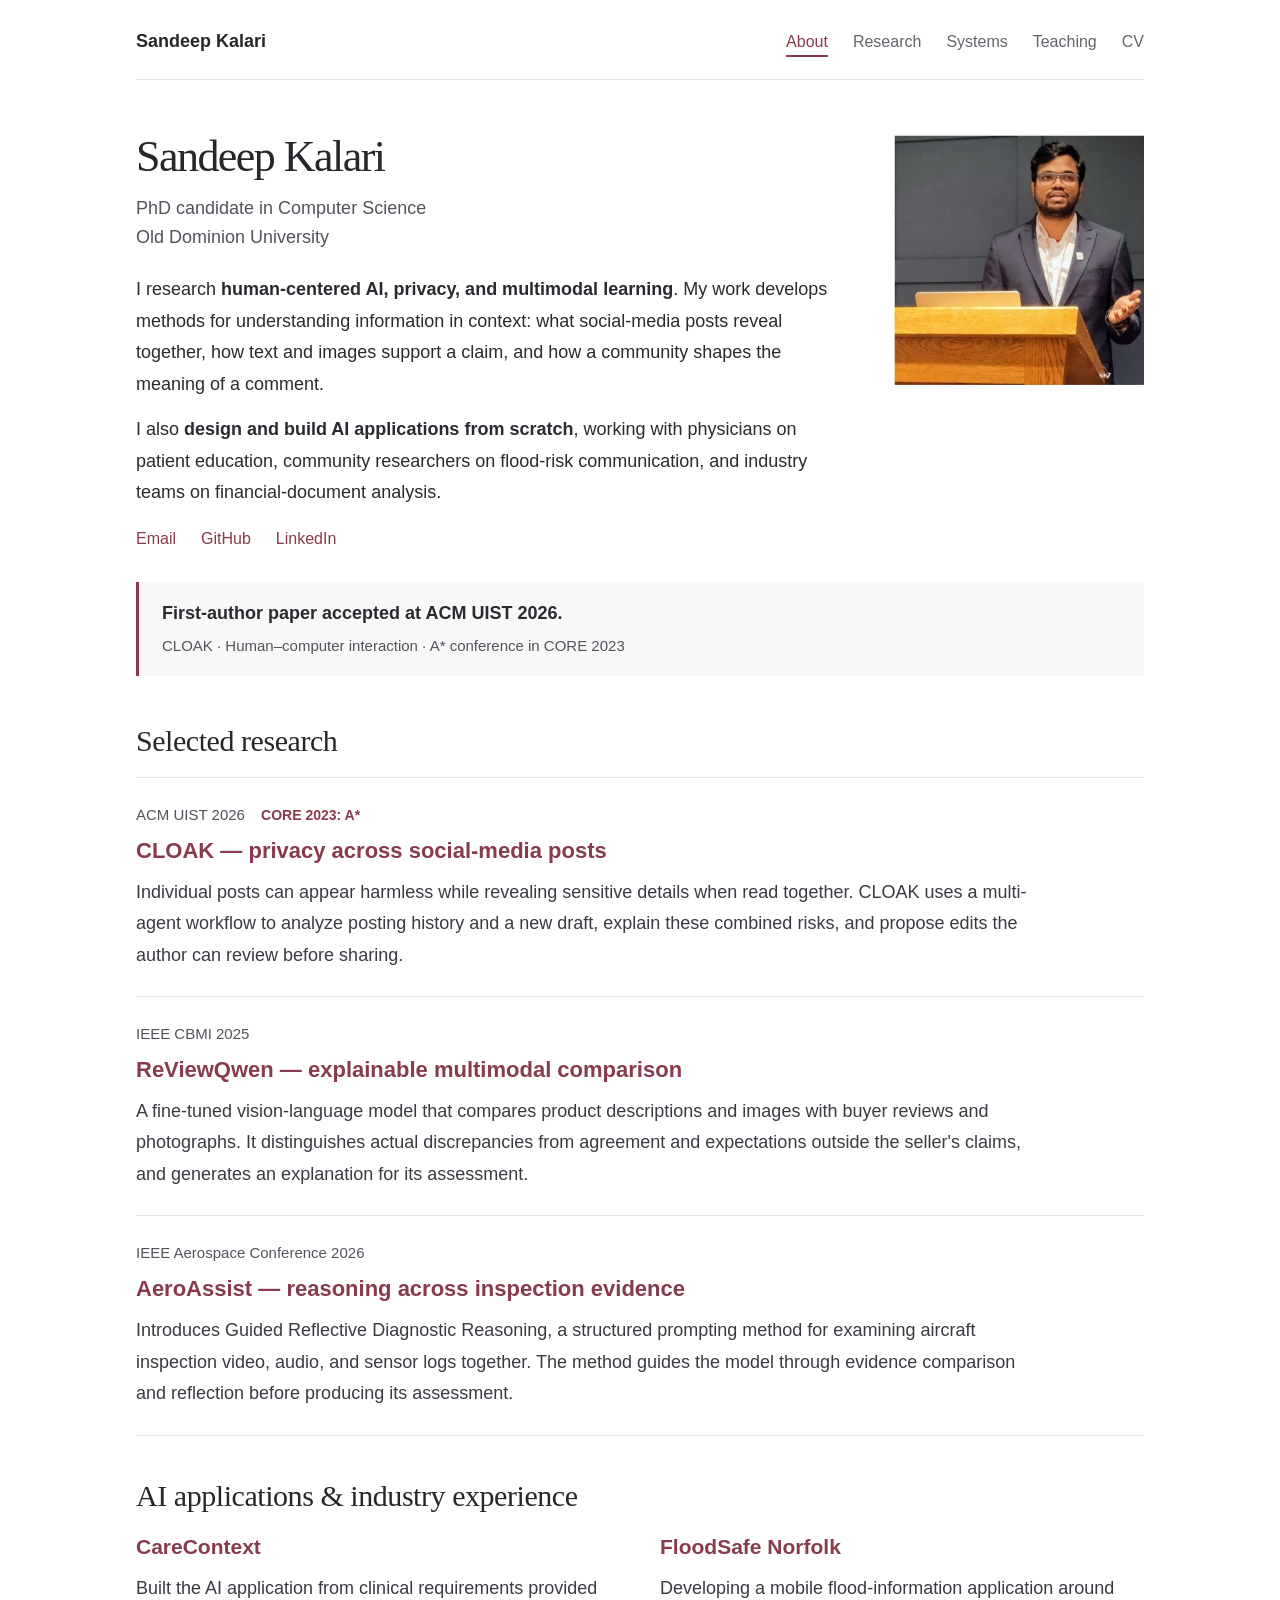
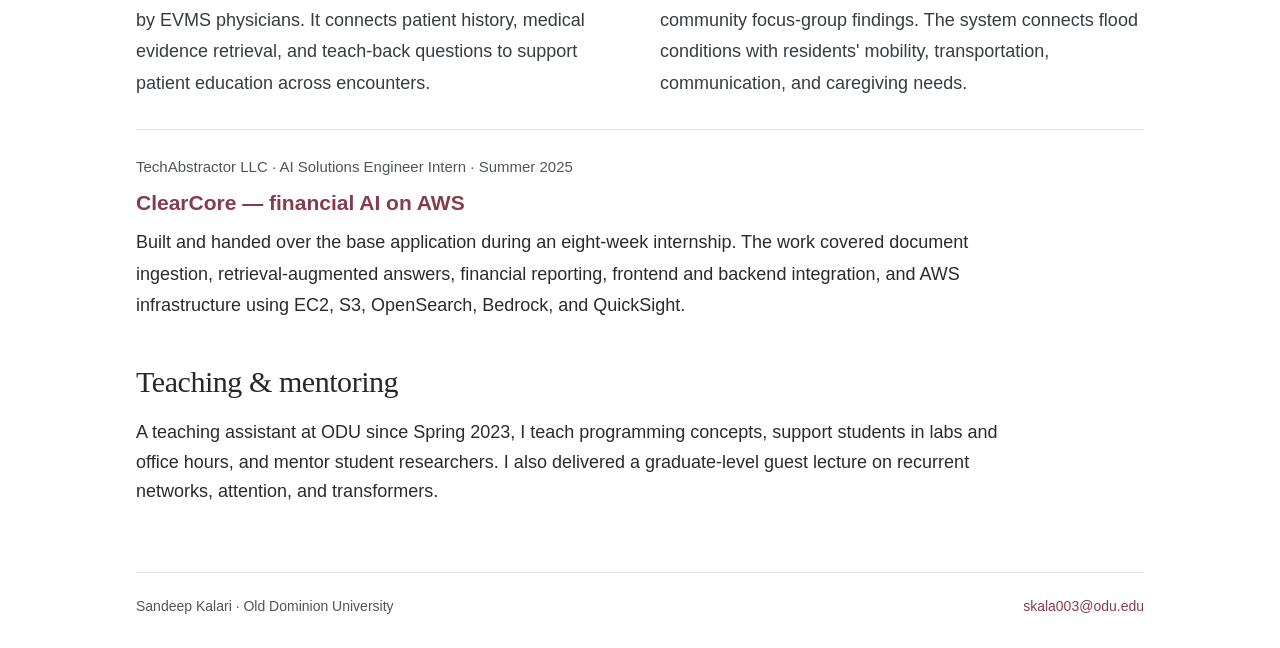
<file: index.html>
<!doctype html>
<html lang="en">
<head>
<meta charset="utf-8">
<meta name="viewport" content="width=device-width, initial-scale=1">
<meta name="description" content="Sandeep Kalari, Computer Science PhD candidate at Old Dominion University. Research in context-aware AI, privacy, and multimodal learning.">
<meta name="theme-color" content="#ffffff">
<title>Sandeep Kalari</title>
<link rel="icon" href="favicon.svg" type="image/svg+xml">
<link rel="stylesheet" href="styles.cc7475a3dc.css">
</head>
<body>
<a class="skip-link" href="#main">Skip to content</a>
<header class="site-header"><a class="wordmark" href="index.html">Sandeep Kalari</a><nav aria-label="Main navigation"><a href="index.html" aria-current="page">About</a><a href="research.html">Research</a><a href="systems.html">Systems</a><a href="teaching.html">Teaching</a><a href="cv.pdf">CV</a></nav></header>
<main id="main">
<section class="bio" aria-labelledby="name">
<div><h1 id="name">Sandeep Kalari</h1><p class="subtitle">PhD candidate in Computer Science<br>Old Dominion University</p>
<p>I research <strong>human-centered AI, privacy, and multimodal learning</strong>. My work develops methods for understanding information in context: what social-media posts reveal together, how text and images support a claim, and how a community shapes the meaning of a comment.</p>
<p>I also <strong>design and build AI applications from scratch</strong>, working with physicians on patient education, community researchers on flood-risk communication, and industry teams on financial-document analysis.</p>
<div class="inline-links"><a href="mailto:skala003@odu.edu">Email</a><a href="https://github.com/Sandeep945-pixel">GitHub</a><a href="https://www.linkedin.com/in/sandeep-kalari">LinkedIn</a></div></div>
<img class="portrait" src="portrait.png" width="400" height="400" alt="Sandeep Kalari speaking at a lectern">
</section>
<aside class="recognition" aria-label="Research highlight"><strong>First-author paper accepted at ACM UIST 2026.</strong><span>CLOAK · Human–computer interaction · A* conference in CORE 2023</span></aside>
<section aria-labelledby="selected-heading"><h2 id="selected-heading">Selected research</h2>
<ul class="work-list">
<li><p class="project-meta">ACM UIST 2026 <span class="rank">CORE 2023: A*</span></p><h3><a href="research.html#cloak">CLOAK — privacy across social-media posts</a></h3><p>Individual posts can appear harmless while revealing sensitive details when read together. CLOAK uses a multi-agent workflow to analyze posting history and a new draft, explain these combined risks, and propose edits the author can review before sharing.</p></li>
<li><p class="project-meta">IEEE CBMI 2025</p><h3><a href="research.html#reviewqwen">ReViewQwen — explainable multimodal comparison</a></h3><p>A fine-tuned vision-language model that compares product descriptions and images with buyer reviews and photographs. It distinguishes actual discrepancies from agreement and expectations outside the seller's claims, and generates an explanation for its assessment.</p></li>
<li><p class="project-meta">IEEE Aerospace Conference 2026</p><h3><a href="research.html#aeroassist">AeroAssist — reasoning across inspection evidence</a></h3><p>Introduces Guided Reflective Diagnostic Reasoning, a structured prompting method for examining aircraft inspection video, audio, and sensor logs together. The method guides the model through evidence comparison and reflection before producing its assessment.</p></li>
</ul></section>
<section aria-labelledby="systems-heading"><h2 id="systems-heading">AI applications &amp; industry experience</h2>
<div class="compact-grid"><div><h3><a href="systems.html#carecontext">CareContext</a></h3><p>Built the AI application from clinical requirements provided by EVMS physicians. It connects patient history, medical evidence retrieval, and teach-back questions to support patient education across encounters.</p></div><div><h3><a href="systems.html#floodsafe">FloodSafe Norfolk</a></h3><p>Developing a mobile flood-information application around community focus-group findings. The system connects flood conditions with residents' mobility, transportation, communication, and caregiving needs.</p></div></div>
<div class="industry-summary"><p class="project-meta">TechAbstractor LLC · AI Solutions Engineer Intern · Summer 2025</p><h3><a href="systems.html#clearcore">ClearCore — financial AI on AWS</a></h3><p>Built and handed over the base application during an eight-week internship. The work covered document ingestion, retrieval-augmented answers, financial reporting, frontend and backend integration, and AWS infrastructure using EC2, S3, OpenSearch, Bedrock, and QuickSight.</p></div></section>
<section class="teaching-summary"><h2>Teaching &amp; mentoring</h2><p>A teaching assistant at ODU since Spring 2023, I teach programming concepts, support students in labs and office hours, and mentor student researchers. I also delivered a graduate-level guest lecture on recurrent networks, attention, and transformers.</p></section>
</main>
<footer><span>Sandeep Kalari · Old Dominion University</span><a href="mailto:skala003@odu.edu">skala003@odu.edu</a></footer>
</body>
</html>
</file>
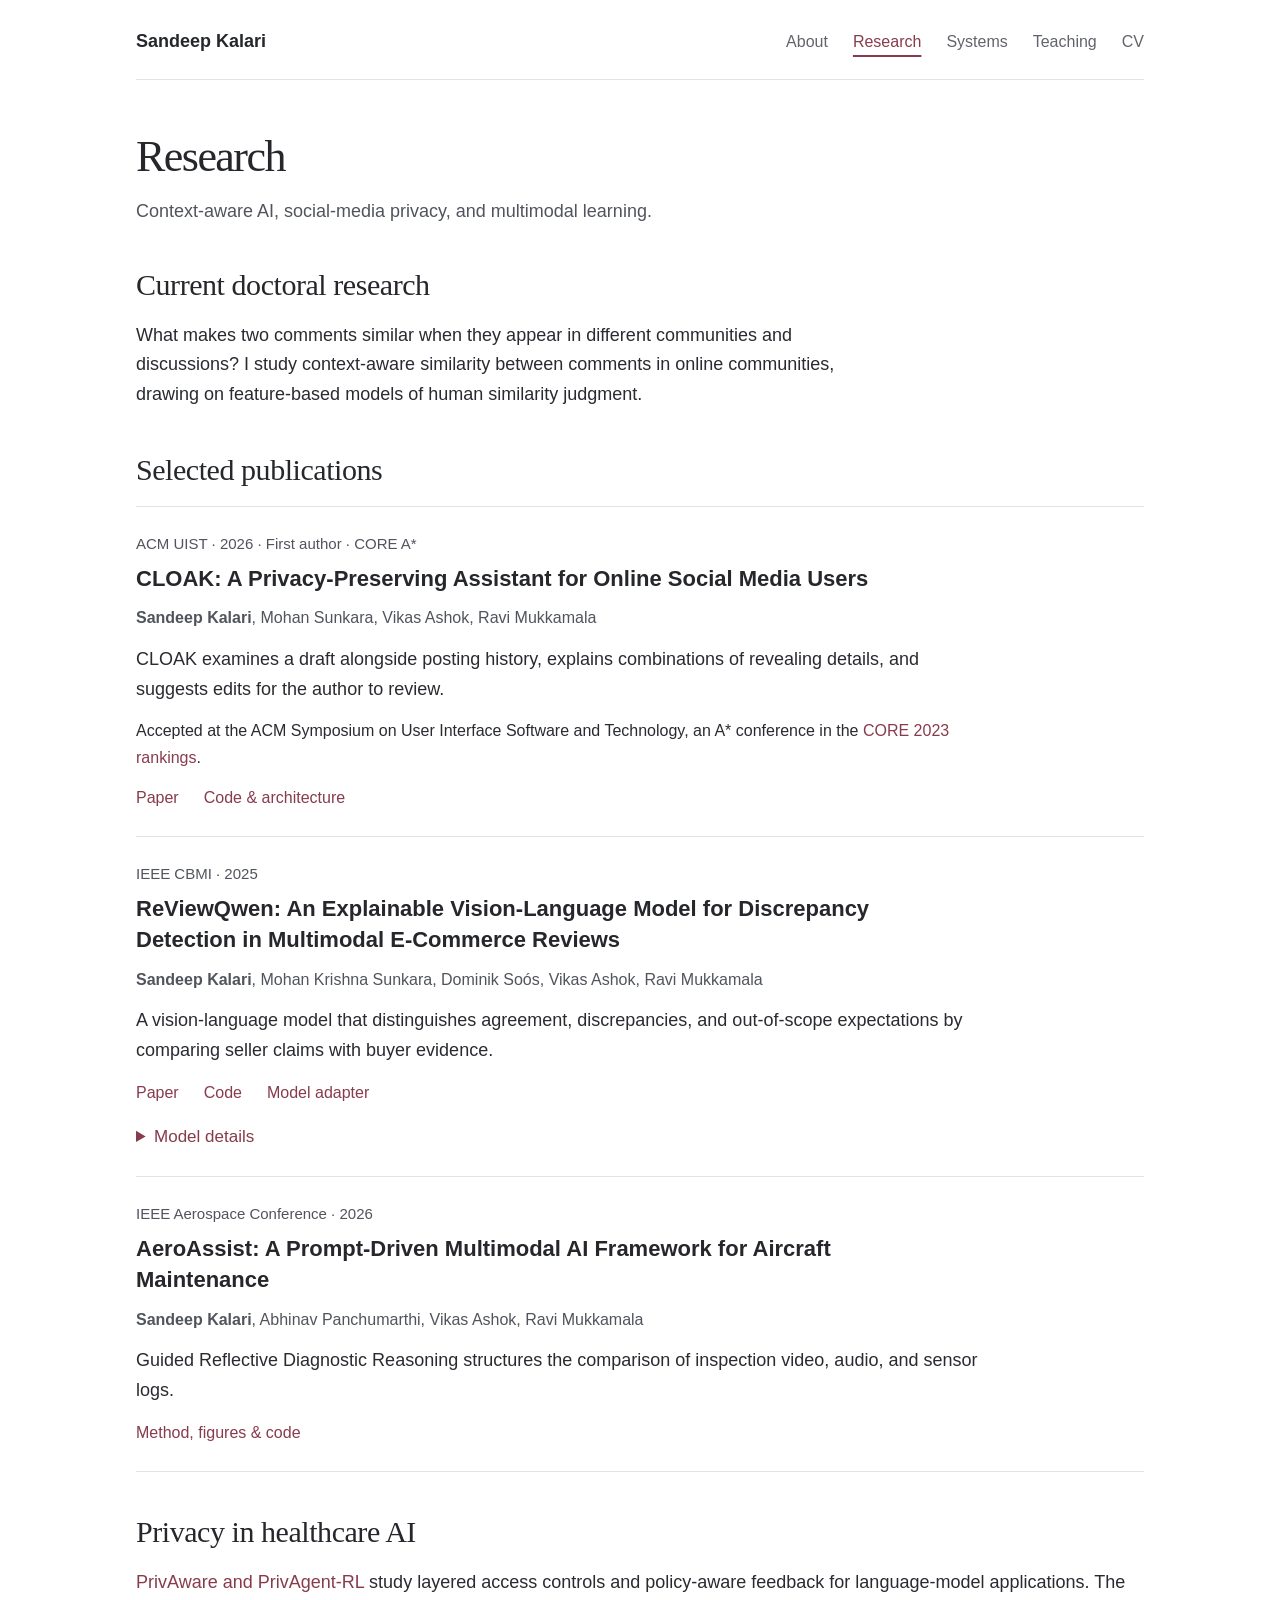
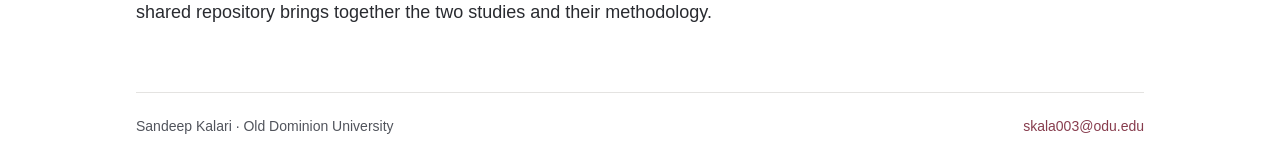
<file: research.html>
<!doctype html>
<html lang="en">
<head>
<meta charset="utf-8">
<meta name="viewport" content="width=device-width, initial-scale=1">
<meta name="description" content="Selected publications and current doctoral research by Sandeep Kalari.">
<meta name="theme-color" content="#ffffff">
<title>Research · Sandeep Kalari</title>
<link rel="icon" href="favicon.svg" type="image/svg+xml">
<link rel="stylesheet" href="styles.cc7475a3dc.css">
</head>
<body>
<a class="skip-link" href="#main">Skip to content</a>
<header class="site-header"><a class="wordmark" href="index.html">Sandeep Kalari</a><nav aria-label="Main navigation"><a href="index.html">About</a><a href="research.html" aria-current="page">Research</a><a href="systems.html">Systems</a><a href="teaching.html">Teaching</a><a href="cv.pdf">CV</a></nav></header>
<main id="main">
<div class="page-heading"><h1>Research</h1><p>Context-aware AI, social-media privacy, and multimodal learning.</p></div>
<section class="current-research"><h2>Current doctoral research</h2><p>What makes two comments similar when they appear in different communities and discussions? I study context-aware similarity between comments in online communities, drawing on feature-based models of human similarity judgment.</p></section>
<section aria-labelledby="pubs"><h2 id="pubs">Selected publications</h2>
<article class="publication" id="cloak"><p class="label">ACM UIST · 2026 · First author · CORE A*</p><h3>CLOAK: A Privacy-Preserving Assistant for Online Social Media Users</h3><p class="authors"><strong>Sandeep Kalari</strong>, Mohan Sunkara, Vikas Ashok, Ravi Mukkamala</p><p>CLOAK examines a draft alongside posting history, explains combinations of revealing details, and suggests edits for the author to review.</p><p class="venue-note">Accepted at the ACM Symposium on User Interface Software and Technology, an A* conference in the <a href="https://portal.core.edu.au/conf-ranks/?by=all&amp;page=1&amp;search=Software&amp;sort=arank&amp;source=CORE2023">CORE 2023 rankings</a>.</p><div class="inline-links"><a href="https://doi.org/10.1145/3830398.3830723">Paper</a><a href="https://github.com/Sandeep945-pixel/CLOAK">Code &amp; architecture</a></div></article>
<article class="publication" id="reviewqwen"><p class="label">IEEE CBMI · 2025</p><h3>ReViewQwen: An Explainable Vision-Language Model for Discrepancy Detection in Multimodal E-Commerce Reviews</h3><p class="authors"><strong>Sandeep Kalari</strong>, Mohan Krishna Sunkara, Dominik Soós, Vikas Ashok, Ravi Mukkamala</p><p>A vision-language model that distinguishes agreement, discrepancies, and out-of-scope expectations by comparing seller claims with buyer evidence.</p><div class="inline-links"><a href="https://doi.org/10.1109/CBMI66578.2025.11339346">Paper</a><a href="https://github.com/Sandeep945-pixel/ReViewQwen">Code</a><a href="https://huggingface.co/domsoos/reviewqwen-large">Model adapter</a></div><details><summary>Model details</summary><p>The released LoRA adapter uses Qwen2-VL-7B-Instruct. The repository documents model loading, input format, checkpoint provenance, and the comparison task.</p></details></article>
<article class="publication" id="aeroassist"><p class="label">IEEE Aerospace Conference · 2026</p><h3>AeroAssist: A Prompt-Driven Multimodal AI Framework for Aircraft Maintenance</h3><p class="authors"><strong>Sandeep Kalari</strong>, Abhinav Panchumarthi, Vikas Ashok, Ravi Mukkamala</p><p>Guided Reflective Diagnostic Reasoning structures the comparison of inspection video, audio, and sensor logs.</p><div class="inline-links"><a href="https://github.com/Sandeep945-pixel/AeroAssist">Method, figures &amp; code</a></div></article>
</section>
<section><h2>Privacy in healthcare AI</h2><p><a href="https://github.com/Sandeep945-pixel/PrivAware">PrivAware and PrivAgent-RL</a> study layered access controls and policy-aware feedback for language-model applications. The shared repository brings together the two studies and their methodology.</p></section>
</main>
<footer><span>Sandeep Kalari · Old Dominion University</span><a href="mailto:skala003@odu.edu">skala003@odu.edu</a></footer>
</body>
</html>
</file>
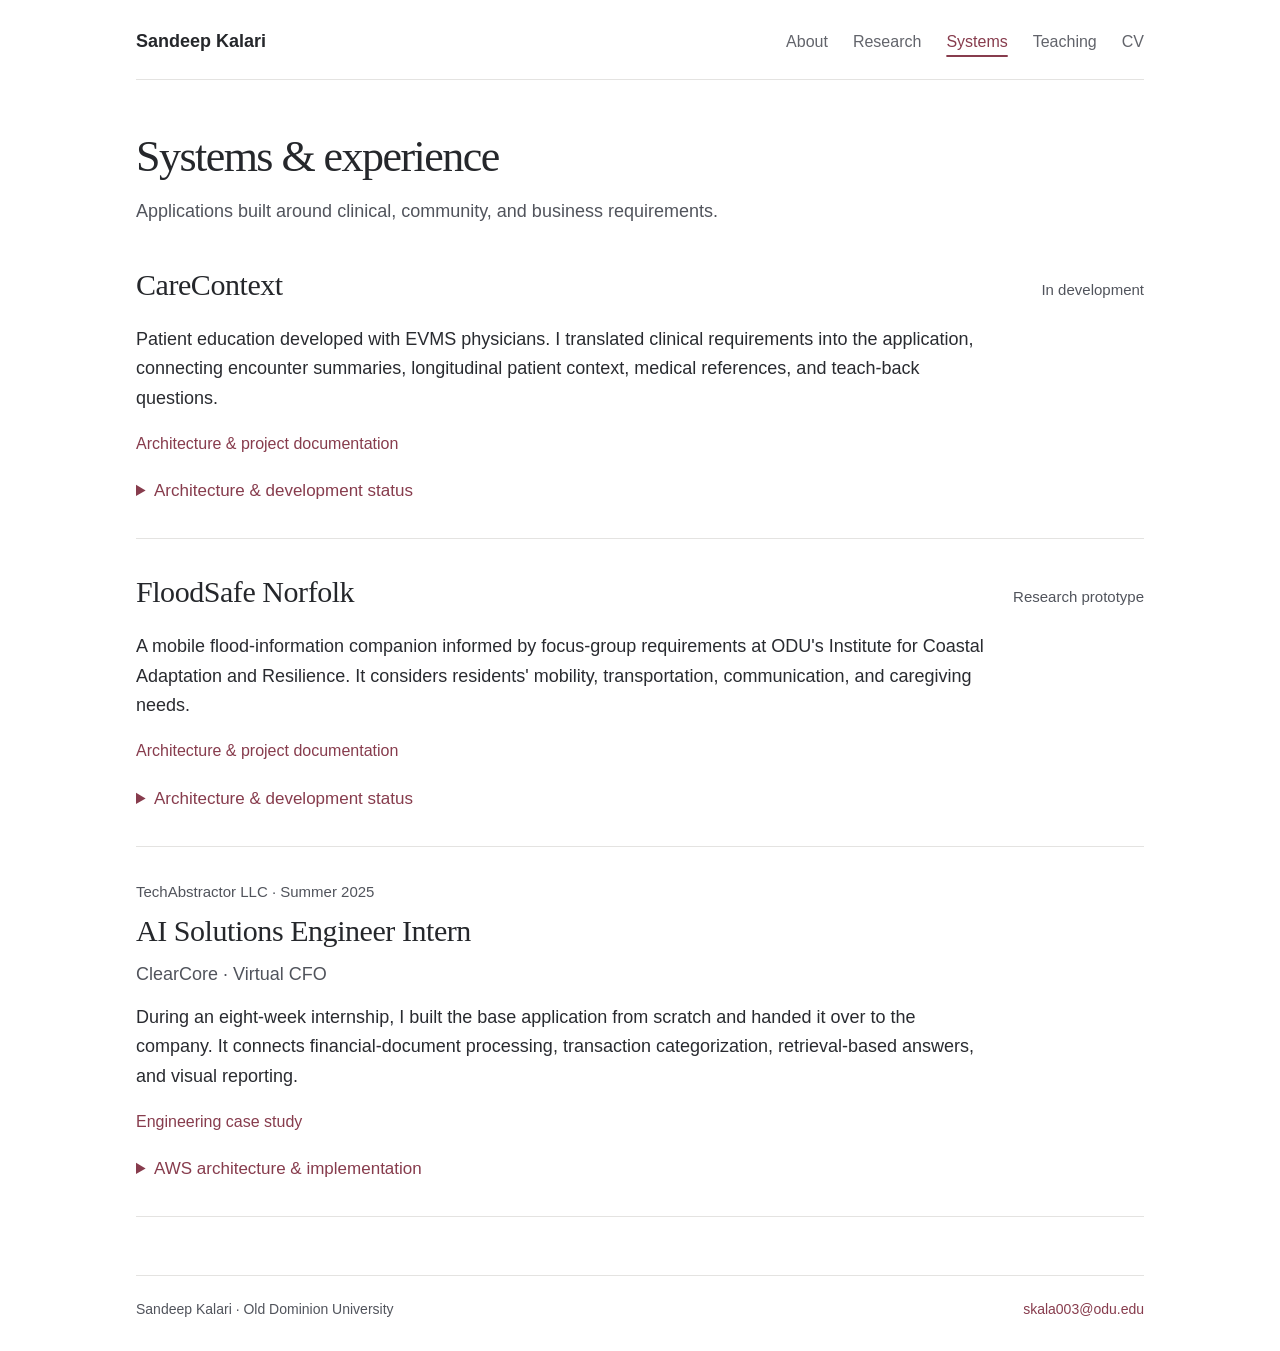
<file: systems.html>
<!doctype html>
<html lang="en">
<head>
<meta charset="utf-8">
<meta name="viewport" content="width=device-width, initial-scale=1">
<meta name="description" content="AI applications built by Sandeep Kalari with clinical, community, and industry collaborators.">
<meta name="theme-color" content="#ffffff">
<title>Systems & Experience · Sandeep Kalari</title>
<link rel="icon" href="favicon.svg" type="image/svg+xml">
<link rel="stylesheet" href="styles.cc7475a3dc.css">
</head>
<body>
<a class="skip-link" href="#main">Skip to content</a>
<header class="site-header"><a class="wordmark" href="index.html">Sandeep Kalari</a><nav aria-label="Main navigation"><a href="index.html">About</a><a href="research.html">Research</a><a href="systems.html" aria-current="page">Systems</a><a href="teaching.html">Teaching</a><a href="cv.pdf">CV</a></nav></header>
<main id="main">
<div class="page-heading"><h1>Systems &amp; experience</h1><p>Applications built around clinical, community, and business requirements.</p></div>
<article class="system" id="carecontext"><div class="section-title"><h2>CareContext</h2><span class="label">In development</span></div><p>Patient education developed with EVMS physicians. I translated clinical requirements into the application, connecting encounter summaries, longitudinal patient context, medical references, and teach-back questions.</p><div class="inline-links"><a href="https://github.com/Sandeep945-pixel/Carecontext-Demo">Architecture &amp; project documentation</a></div><details><summary>Architecture &amp; development status</summary><p>A FastAPI backend combines a patient context graph, PostgreSQL storage, and retrieval with Gemini on Google Cloud. The public repository explains the system; the application source is private.</p><p>The hosted demonstration is paused. Clinical validation is pending.</p></details></article>
<article class="system" id="floodsafe"><div class="section-title"><h2>FloodSafe Norfolk</h2><span class="label">Research prototype</span></div><p>A mobile flood-information companion informed by focus-group requirements at ODU's Institute for Coastal Adaptation and Resilience. It considers residents' mobility, transportation, communication, and caregiving needs.</p><div class="inline-links"><a href="https://github.com/Sandeep945-pixel/FloodSafe-Norfolk-Demo">Architecture &amp; project documentation</a></div><details><summary>Architecture &amp; development status</summary><p>React Native and Expo provide the mobile interface, with a FastAPI backend, rules-first responses, and Gemini on Vertex AI. NOAA and NWS integrations support the flood-information workflow.</p><p>Current demonstrations use scenarios. A public live demo is not yet available.</p></details></article>
<article class="system" id="clearcore"><p class="label">TechAbstractor LLC · Summer 2025</p><h2>AI Solutions Engineer Intern</h2><h3 class="subheading">ClearCore · Virtual CFO</h3><p>During an eight-week internship, I built the base application from scratch and handed it over to the company. It connects financial-document processing, transaction categorization, retrieval-based answers, and visual reporting.</p><div class="inline-links"><a href="https://github.com/Sandeep945-pixel/ClearCore">Engineering case study</a></div><details><summary>AWS architecture &amp; implementation</summary><dl class="architecture"><div><dt>Application</dt><dd>EC2 hosting with frontend, backend, and authentication integration.</dd></div><div><dt>Documents &amp; retrieval</dt><dd>S3 storage and OpenSearch retrieval of relevant document chunks.</dd></div><div><dt>Language models</dt><dd>Claude through Amazon Bedrock for document-grounded answers.</dd></div><div><dt>Reporting</dt><dd>QuickSight for financial visualizations.</dd></div></dl><p class="note">This documents the internship handoff version. TechAbstractor owns the product and subsequent development.</p></details></article>
</main>
<footer><span>Sandeep Kalari · Old Dominion University</span><a href="mailto:skala003@odu.edu">skala003@odu.edu</a></footer>
</body>
</html>
</file>
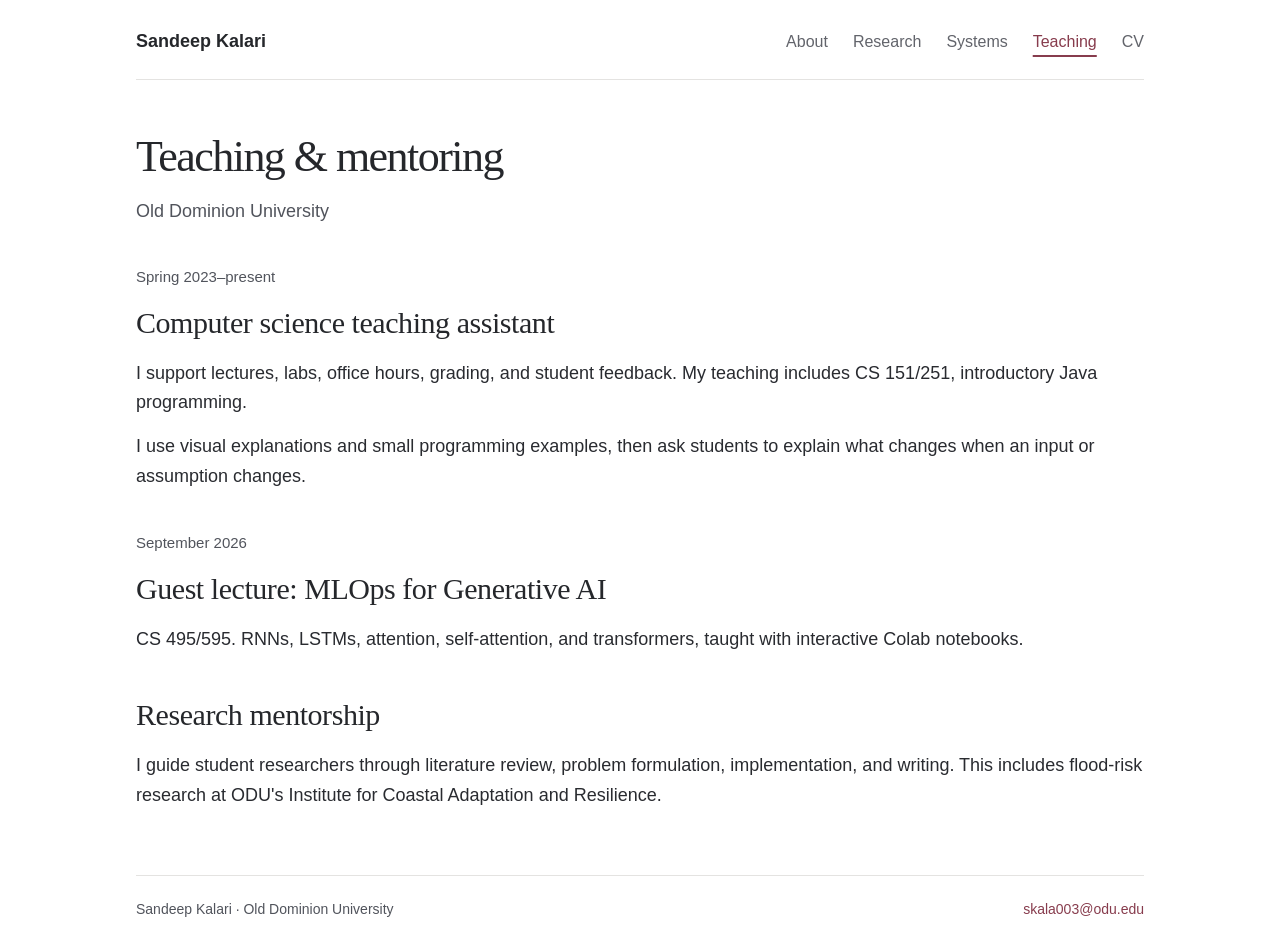
<file: teaching.html>
<!doctype html>
<html lang="en">
<head>
<meta charset="utf-8">
<meta name="viewport" content="width=device-width, initial-scale=1">
<meta name="description" content="Teaching and research mentorship at Old Dominion University.">
<meta name="theme-color" content="#ffffff">
<title>Teaching · Sandeep Kalari</title>
<link rel="icon" href="favicon.svg" type="image/svg+xml">
<link rel="stylesheet" href="styles.cc7475a3dc.css">
</head>
<body>
<a class="skip-link" href="#main">Skip to content</a>
<header class="site-header"><a class="wordmark" href="index.html">Sandeep Kalari</a><nav aria-label="Main navigation"><a href="index.html">About</a><a href="research.html">Research</a><a href="systems.html">Systems</a><a href="teaching.html" aria-current="page">Teaching</a><a href="cv.pdf">CV</a></nav></header>
<main id="main">
<div class="page-heading"><h1>Teaching &amp; mentoring</h1><p>Old Dominion University</p></div>
<section><p class="label">Spring 2023–present</p><h2>Computer science teaching assistant</h2><p>I support lectures, labs, office hours, grading, and student feedback. My teaching includes CS 151/251, introductory Java programming.</p><p>I use visual explanations and small programming examples, then ask students to explain what changes when an input or assumption changes.</p></section>
<section><p class="label">September 2026</p><h2>Guest lecture: MLOps for Generative AI</h2><p>CS 495/595. RNNs, LSTMs, attention, self-attention, and transformers, taught with interactive Colab notebooks.</p></section>
<section><h2>Research mentorship</h2><p>I guide student researchers through literature review, problem formulation, implementation, and writing. This includes flood-risk research at ODU's Institute for Coastal Adaptation and Resilience.</p></section>
</main>
<footer><span>Sandeep Kalari · Old Dominion University</span><a href="mailto:skala003@odu.edu">skala003@odu.edu</a></footer>
</body>
</html>
</file>
<file: styles.cc7475a3dc.css>
:root{font-family:Arial,Helvetica,sans-serif;color:#292b30;background:#fff;font-size:16px;line-height:1.65;--accent:#873c4d;--muted:#62646b;--line:#e4e3e1}
*{box-sizing:border-box}body{max-width:960px;margin:0 auto;padding:0 32px}a{color:var(--accent);text-decoration:none;text-underline-offset:4px}a:hover{text-decoration:underline}a:focus-visible,summary:focus-visible{outline:2px solid var(--accent);outline-offset:5px}p{margin:0 0 14px}h1,h2,h3{color:#25272b;line-height:1.3;margin:0}h1{font-family:Georgia,'Times New Roman',serif;font-size:38px;letter-spacing:-.035em;font-weight:500}h2{font-family:Georgia,'Times New Roman',serif;font-size:25px;font-weight:500;margin-bottom:17px;letter-spacing:-.015em}h3{font-size:17px;font-weight:600}strong{font-weight:600}.site-header{display:flex;align-items:center;justify-content:space-between;gap:25px;padding:27px 0 22px;border-bottom:1px solid var(--line)}.wordmark{font-size:16px;font-weight:600;color:#25272b;white-space:nowrap}nav{display:flex;gap:24px;font-size:14px}nav a{color:#62646b}nav a[aria-current]{color:var(--accent);text-decoration:underline;text-decoration-thickness:2px;text-underline-offset:8px}main{padding:48px 0 25px}.bio{display:grid;grid-template-columns:1fr 210px;gap:56px;align-items:start;margin-bottom:48px}.bio h1{margin-bottom:9px}.subtitle{color:var(--muted);font-size:15px;line-height:1.6;margin-bottom:21px}.bio p:not(.subtitle){font-size:16px}.portrait{display:block;width:210px;height:210px;margin-top:7px;object-fit:contain}.inline-links{display:flex;flex-wrap:wrap;gap:8px 20px;font-size:14px;margin-top:17px}section{margin-bottom:40px}.section-title{display:flex;justify-content:space-between;align-items:baseline;gap:16px;margin-bottom:16px}.section-title h2{margin:0}.section-title>a{font-size:13px;white-space:nowrap}.work-list{padding:0;margin:0;list-style:none;border-top:1px solid var(--line)}.work-list li{display:grid;grid-template-columns:125px 1fr 40px;gap:19px;align-items:start;padding:17px 0;border-bottom:1px solid var(--line)}.label{color:var(--muted);font-size:12px;line-height:1.6}.work-list .label{padding-top:3px}.work-list h3{margin:0 0 3px}.work-list p{font-size:14px;color:var(--muted);margin:0}.row-link{font-size:13px;padding-top:3px;text-align:right}.compact-grid{display:grid;grid-template-columns:1fr 1fr;gap:32px}.compact-grid p{font-size:14px;color:var(--muted);margin:6px 0 0}.experience-line{font-size:14px;margin-top:23px;line-height:1.8}.experience-line strong{font-weight:500;color:#292b30}.page-heading{margin-bottom:38px}.page-heading h1{margin-bottom:12px}.page-heading p{color:var(--muted);max-width:660px}.current-research{max-width:760px}.publication{padding:25px 0;border-top:1px solid var(--line);scroll-margin-top:25px}.publication:last-child{border-bottom:1px solid var(--line)}.publication .label{margin-bottom:8px}.publication h3{font-size:19px;max-width:780px;margin-bottom:11px}.publication .authors{font-size:13px;color:var(--muted);margin-bottom:13px}.publication>p:not(.label):not(.authors){font-size:15px;max-width:760px}.publication .inline-links{margin-top:13px}.publication details{margin-top:17px}details{font-size:14px;margin-top:20px}summary{cursor:pointer;color:var(--accent);width:fit-content}details[open] summary{margin-bottom:12px}details p{max-width:740px;color:#51535a}details p:last-child{margin-bottom:0}.system{padding-bottom:33px;margin-bottom:33px;border-bottom:1px solid var(--line);scroll-margin-top:25px}.system>p:not(.label){max-width:760px;font-size:16px}.system .label{margin-bottom:7px}.subheading{font-size:16px;font-weight:500;margin:-5px 0 16px;color:var(--muted)}.architecture{margin:0}.architecture>div{display:grid;grid-template-columns:165px 1fr;gap:22px;padding:10px 0;border-top:1px solid var(--line)}dt{font-weight:600}dd{margin:0;color:#51535a}.note{font-size:13px;margin-top:16px}footer{border-top:1px solid var(--line);display:flex;flex-wrap:wrap;justify-content:space-between;gap:10px;padding:22px 0 30px;font-size:12px;color:var(--muted)}.skip-link{position:absolute;top:-100px;left:20px;background:white;padding:10px;z-index:10}.skip-link:focus{top:10px}
@media(max-width:700px){body{padding:0 23px}.site-header{flex-direction:column;align-items:start;gap:17px;padding-top:22px}nav{gap:23px;flex-wrap:wrap}main{padding-top:32px}.bio{grid-template-columns:1fr 145px;gap:27px}.portrait{width:145px;height:145px}h1{font-size:33px}.bio h1{font-size:32px}.work-list li{grid-template-columns:105px 1fr 35px;gap:12px}.section-title{align-items:start}h2{font-size:23px}.section-title>a{padding-top:5px;font-size:12px}.architecture>div{grid-template-columns:135px 1fr;gap:16px}}
@media(max-width:480px){body{padding:0 20px}nav{gap:21px;font-size:13px}.bio{display:flex;flex-direction:column;gap:25px;margin-bottom:35px}.portrait{order:-1;width:145px;height:145px;margin:0}.bio p:not(.subtitle){font-size:15px}.inline-links{gap:8px 18px}.section-title{flex-wrap:wrap;gap:4px}.section-title>a{padding-top:0}.work-list li{grid-template-columns:1fr 35px;gap:3px 12px;padding:15px 0}.work-list .label{grid-column:1/-1;padding:0}.work-list p{font-size:13px}.compact-grid{grid-template-columns:1fr;gap:20px}.architecture>div{grid-template-columns:1fr;gap:3px}.publication h3{font-size:18px}.page-heading{margin-bottom:30px}footer{flex-direction:column;gap:3px}}
@media(prefers-reduced-motion:reduce){*{scroll-behavior:auto!important}}

/* Readability and fuller project summaries. */
:root{font-size:18px;--muted:#51545c}body{max-width:1080px;padding-inline:36px}.wordmark{font-size:18px}nav{font-size:16px;gap:25px}h1{font-size:44px}h2{font-size:30px}h3{font-size:21px;line-height:1.4}.bio{grid-template-columns:minmax(0,1fr) 250px;gap:54px;margin-bottom:30px}.bio p:not(.subtitle){font-size:18px;line-height:1.75}.subtitle{font-size:18px;margin-bottom:23px}.portrait{width:250px;height:250px}.inline-links{font-size:16px;gap:12px 25px}.recognition{border-left:3px solid var(--accent);padding:17px 23px;background:#faf7f8;margin:0 0 45px;font-size:18px}.recognition strong,.recognition span{display:block}.recognition span{font-size:15px;color:var(--muted);margin-top:5px}.work-list li{display:block;padding:25px 0}.work-list .project-meta,.project-meta{font-size:15px;color:var(--muted);margin:0 0 9px;line-height:1.6}.rank{font-size:14px;color:var(--accent);font-weight:600;margin-left:12px}.work-list h3{font-size:22px;margin:0 0 10px}.work-list p:not(.project-meta){font-size:18px;line-height:1.75;color:#383b42;max-width:900px}.compact-grid{gap:40px}.compact-grid p{font-size:18px;line-height:1.75;color:#383b42;margin-top:12px}.industry-summary{border-top:1px solid var(--line);padding-top:25px;margin-top:30px}.industry-summary h3{margin-bottom:10px}.industry-summary>p:last-child{max-width:900px;line-height:1.75}.teaching-summary{max-width:880px}.label{font-size:15px}.publication h3{font-size:22px}.publication .authors{font-size:16px}.publication>p:not(.label):not(.authors){font-size:18px;max-width:860px}.publication .venue-note{font-size:16px!important}.system>p:not(.label){font-size:18px;max-width:860px}.subheading{font-size:18px}details{font-size:17px}.note{font-size:15px}footer{font-size:14px}.section-title>a{font-size:15px}
@media(max-width:760px){body{padding-inline:25px}.bio{grid-template-columns:minmax(0,1fr) 190px;gap:28px}.portrait{width:190px;height:190px}.bio h1{font-size:38px}nav{gap:22px}.compact-grid{grid-template-columns:1fr;gap:25px}}
@media(max-width:580px){body{padding-inline:22px}.site-header{flex-direction:column;align-items:start;gap:16px}nav{gap:18px;font-size:16px}.bio{display:flex;flex-direction:column;gap:24px}.portrait{order:-1;width:180px;height:180px;margin:0}.bio h1{font-size:38px}.bio p:not(.subtitle){font-size:18px}h2{font-size:28px}.work-list h3,.publication h3{font-size:21px}.work-list p:not(.project-meta),.compact-grid p{font-size:18px}.rank{display:block;margin:5px 0 0}.recognition{padding:15px 18px}.recognition span{font-size:15px}.architecture>div{grid-template-columns:1fr;gap:4px}.section-title{flex-wrap:wrap}footer{font-size:14px}}
</file>
